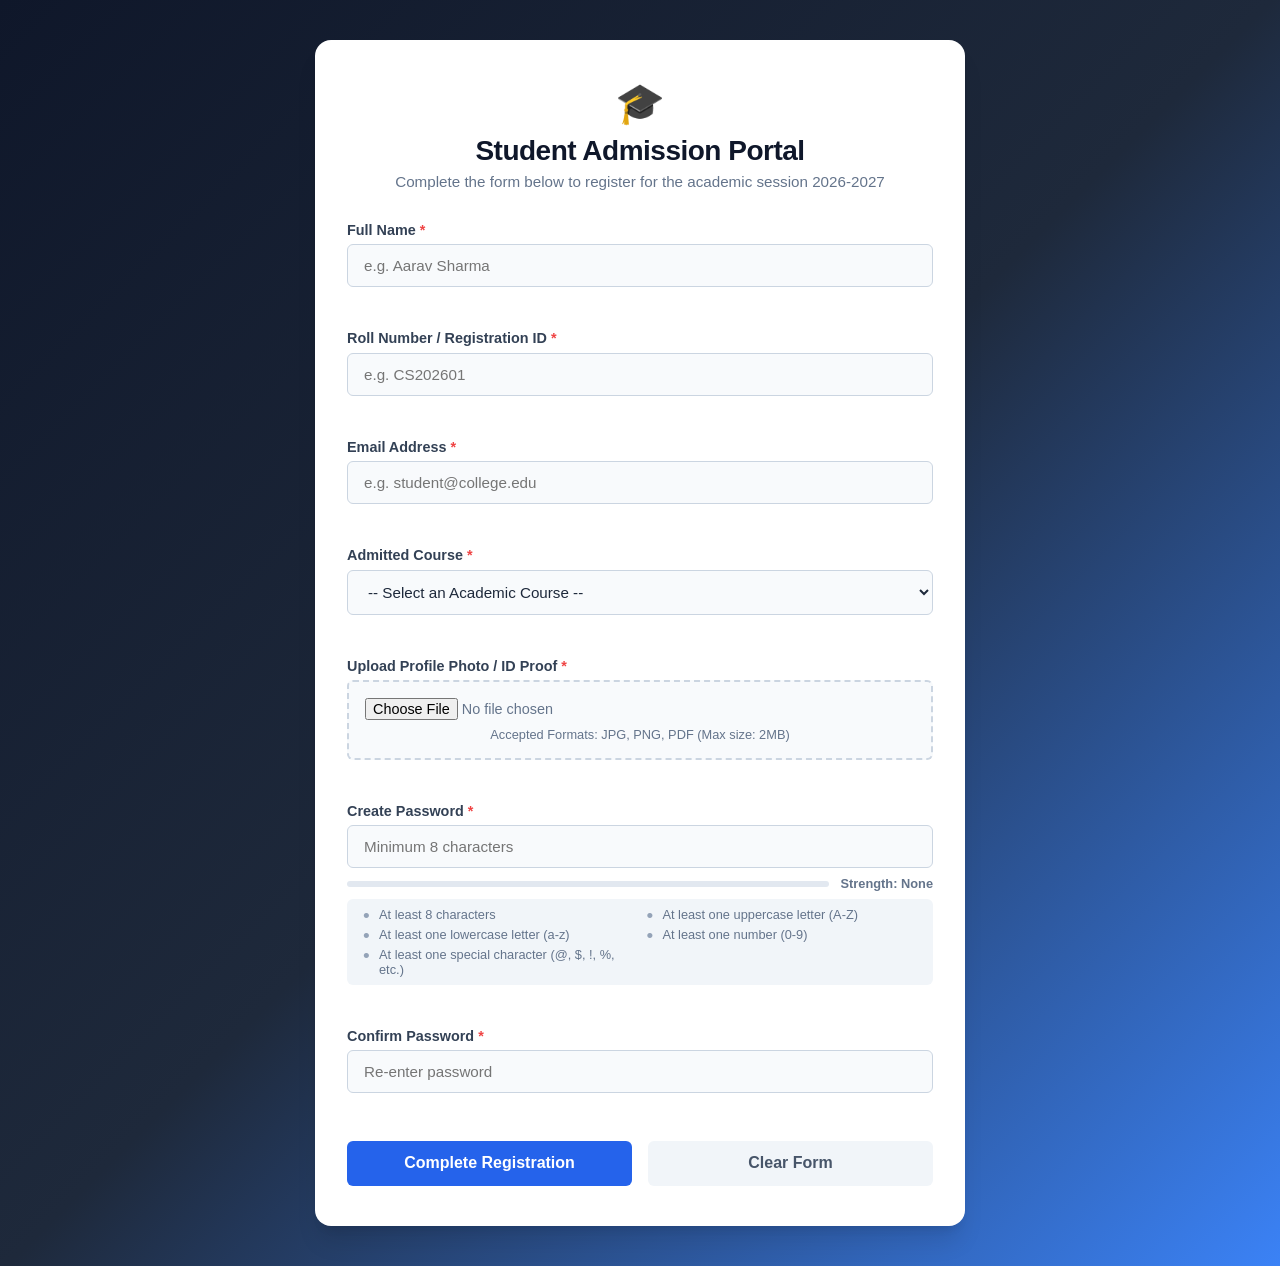
<file: q1_registration/index.html>
<!DOCTYPE html>
<html lang="en">
<head>
  <meta charset="UTF-8">
  <meta name="viewport" content="width=device-width, initial-scale=1.0">
  <title>Student Admission Registration Portal</title>
  <!-- Link to External Stylesheet -->
  <link rel="stylesheet" href="style.css">
</head>
<body>

  <div class="registration-wrapper">
    <!-- Header Section -->
    <header class="form-header">
      <div class="logo-badge">🎓</div>
      <h1>Student Admission Portal</h1>
      <p class="subtitle">Complete the form below to register for the academic session 2026-2027</p>
    </header>

    <!-- Student Registration Form -->
    <!-- novalidate disables browser default bubbles so our custom JS validation runs -->
    <form id="studentRegistrationForm" class="student-form" novalidate>
      
      <!-- Alert Message Box (Hidden by default, shown on successful submission or form error) -->
      <div id="formAlert" class="alert-box hidden"></div>

      <!-- Field: Full Name -->
      <div class="form-group" id="group-fullName">
        <label for="fullName">Full Name <span class="required">*</span></label>
        <div class="input-container">
          <input type="text" id="fullName" name="fullName" placeholder="e.g. Aarav Sharma" autocomplete="name">
        </div>
        <small class="error-msg" id="error-fullName"></small>
      </div>

      <!-- Field: Roll Number -->
      <div class="form-group" id="group-rollNo">
        <label for="rollNo">Roll Number / Registration ID <span class="required">*</span></label>
        <div class="input-container">
          <input type="text" id="rollNo" name="rollNo" placeholder="e.g. CS202601" autocomplete="off">
        </div>
        <small class="error-msg" id="error-rollNo"></small>
      </div>

      <!-- Field: Email Address -->
      <div class="form-group" id="group-email">
        <label for="email">Email Address <span class="required">*</span></label>
        <div class="input-container">
          <input type="email" id="email" name="email" placeholder="e.g. student@college.edu" autocomplete="email">
        </div>
        <small class="error-msg" id="error-email"></small>
      </div>

      <!-- Field: Course Selection -->
      <div class="form-group" id="group-course">
        <label for="course">Admitted Course <span class="required">*</span></label>
        <div class="input-container">
          <select id="course" name="course">
            <option value="">-- Select an Academic Course --</option>
            <option value="Computer Science & Engineering">B.E. Computer Science & Engineering</option>
            <option value="Information Technology">B.Tech Information Technology</option>
            <option value="Electronics & Communication">B.E. Electronics & Communication</option>
            <option value="Mechanical Engineering">B.E. Mechanical Engineering</option>
            <option value="Data Science & AI">B.Tech Data Science & AI</option>
          </select>
        </div>
        <small class="error-msg" id="error-course"></small>
      </div>

      <!-- Field: Profile Photo / ID Document Upload -->
      <div class="form-group" id="group-fileUpload">
        <label for="fileUpload">Upload Profile Photo / ID Proof <span class="required">*</span></label>
        <div class="file-drop-area">
          <input type="file" id="fileUpload" name="fileUpload" accept=".jpg,.jpeg,.png,.pdf">
          <div class="file-hint">Accepted Formats: JPG, PNG, PDF (Max size: 2MB)</div>
        </div>
        <small class="error-msg" id="error-fileUpload"></small>
      </div>

      <!-- Field: Password with Strength Meter -->
      <div class="form-group" id="group-password">
        <label for="password">Create Password <span class="required">*</span></label>
        <div class="input-container">
          <input type="password" id="password" name="password" placeholder="Minimum 8 characters" autocomplete="new-password">
        </div>
        
        <!-- Dynamic Password Strength Indicator -->
        <div class="strength-meter-container">
          <div class="strength-bar-track">
            <div id="strengthBar" class="strength-bar"></div>
          </div>
          <div class="strength-label">
            Strength: <span id="strengthText">None</span>
          </div>
        </div>

        <!-- Password Checklist Requirements -->
        <ul class="password-criteria" id="passwordCriteria">
          <li id="crit-length">At least 8 characters</li>
          <li id="crit-uppercase">At least one uppercase letter (A-Z)</li>
          <li id="crit-lowercase">At least one lowercase letter (a-z)</li>
          <li id="crit-number">At least one number (0-9)</li>
          <li id="crit-special">At least one special character (@, $, !, %, etc.)</li>
        </ul>
        <small class="error-msg" id="error-password"></small>
      </div>

      <!-- Field: Confirm Password -->
      <div class="form-group" id="group-confirmPassword">
        <label for="confirmPassword">Confirm Password <span class="required">*</span></label>
        <div class="input-container">
          <input type="password" id="confirmPassword" name="confirmPassword" placeholder="Re-enter password" autocomplete="new-password">
        </div>
        <small class="error-msg" id="error-confirmPassword"></small>
      </div>

      <!-- Submit and Reset Buttons -->
      <div class="button-group">
        <button type="submit" id="submitBtn" class="btn btn-primary">Complete Registration</button>
        <button type="reset" id="resetBtn" class="btn btn-secondary">Clear Form</button>
      </div>

    </form>
  </div>

  <!-- Link to External Validation Script -->
  <script src="script.js"></script>
</body>
</html>
</file>
<file: q1_registration/style.css>
/* ==========================================================================
   Question 1: CSS Styles for Student Registration Form
   Layout, Responsive Design, State Transitions, and Validation Aesthetics
   ========================================================================== */

/* Root color variables for consistent theming */
:root {
  --primary-color: #2563eb;
  --primary-hover: #1d4ed8;
  --bg-gradient: linear-gradient(135deg, #0f172a 0%, #1e293b 50%, #3b82f6 100%);
  --card-bg: #ffffff;
  --text-dark: #1e293b;
  --text-muted: #64748b;
  --border-color: #cbd5e1;
  --border-focus: #3b82f6;
  --error-color: #ef4444;
  --success-color: #10b981;
  --warning-color: #f59e0b;
  --radius-sm: 6px;
  --radius-md: 10px;
  --radius-lg: 16px;
  --shadow-lg: 0 20px 25px -5px rgba(0, 0, 0, 0.1), 0 8px 10px -6px rgba(0, 0, 0, 0.1);
  --transition: all 0.25s ease-in-out;
}

/* Base resets */
* {
  box-sizing: border-box;
  margin: 0;
  padding: 0;
  font-family: -apple-system, BlinkMacSystemFont, "Segoe UI", Roboto, Helvetica, Arial, sans-serif;
}

body {
  min-height: 100vh;
  background: var(--bg-gradient);
  display: flex;
  justify-content: center;
  align-items: center;
  padding: 2.5rem 1rem;
  color: var(--text-dark);
}

/* Card Container */
.registration-wrapper {
  background: var(--card-bg);
  width: 100%;
  max-width: 650px;
  border-radius: var(--radius-lg);
  box-shadow: var(--shadow-lg);
  padding: 2.5rem 2rem;
  animation: fadeIn 0.4s ease-out;
}

@keyframes fadeIn {
  from { opacity: 0; transform: translateY(12px); }
  to { opacity: 1; transform: translateY(0); }
}

/* Header Section */
.form-header {
  text-align: center;
  margin-bottom: 2rem;
}

.logo-badge {
  font-size: 2.5rem;
  margin-bottom: 0.5rem;
}

.form-header h1 {
  font-size: 1.75rem;
  font-weight: 700;
  color: #0f172a;
  letter-spacing: -0.5px;
}

.form-header .subtitle {
  color: var(--text-muted);
  font-size: 0.95rem;
  margin-top: 0.35rem;
}

/* Form Groups & Inputs */
.form-group {
  margin-bottom: 1.25rem;
  display: flex;
  flex-direction: column;
}

.form-group label {
  font-size: 0.9rem;
  font-weight: 600;
  color: #334155;
  margin-bottom: 0.4rem;
}

.required {
  color: var(--error-color);
}

.input-container input,
.input-container select {
  width: 100%;
  padding: 0.75rem 1rem;
  font-size: 0.95rem;
  border: 1.5px solid var(--border-color);
  border-radius: var(--radius-sm);
  background-color: #f8fafc;
  color: var(--text-dark);
  transition: var(--transition);
  outline: none;
}

.input-container input:focus,
.input-container select:focus {
  background-color: #ffffff;
  border-color: var(--border-focus);
  box-shadow: 0 0 0 3px rgba(59, 130, 246, 0.2);
}

/* Validation Status Styling */
.form-group.has-error input,
.form-group.has-error select {
  border-color: var(--error-color) !important;
  background-color: #fef2f2 !important;
}

.form-group.has-success input,
.form-group.has-success select {
  border-color: var(--success-color);
}

.error-msg {
  color: var(--error-color);
  font-size: 0.82rem;
  margin-top: 0.35rem;
  font-weight: 500;
  min-height: 1.1rem;
}

/* File Upload styling */
.file-drop-area {
  border: 2px dashed var(--border-color);
  background-color: #f8fafc;
  padding: 1rem;
  border-radius: var(--radius-sm);
  text-align: center;
  transition: var(--transition);
}

.file-drop-area:hover {
  border-color: var(--primary-color);
  background-color: #f0f7ff;
}

.file-drop-area input[type="file"] {
  width: 100%;
  font-size: 0.9rem;
  color: var(--text-muted);
  cursor: pointer;
}

.file-hint {
  font-size: 0.8rem;
  color: var(--text-muted);
  margin-top: 0.4rem;
}

/* Password Strength Meter */
.strength-meter-container {
  margin-top: 0.5rem;
  display: flex;
  align-items: center;
  gap: 0.75rem;
}

.strength-bar-track {
  flex-grow: 1;
  height: 6px;
  background-color: #e2e8f0;
  border-radius: 999px;
  overflow: hidden;
}

.strength-bar {
  height: 100%;
  width: 0%;
  border-radius: 999px;
  transition: width 0.3s ease, background-color 0.3s ease;
}

.strength-label {
  font-size: 0.8rem;
  font-weight: 600;
  min-width: 90px;
  text-align: right;
  color: var(--text-muted);
}

/* Password Criteria Checklist */
.password-criteria {
  list-style: none;
  margin-top: 0.5rem;
  padding: 0.5rem 0.75rem;
  background: #f1f5f9;
  border-radius: var(--radius-sm);
  font-size: 0.8rem;
  display: grid;
  grid-template-columns: 1fr 1fr;
  gap: 0.3rem;
}

.password-criteria li {
  color: #64748b;
  position: relative;
  padding-left: 1.25rem;
}

.password-criteria li::before {
  content: "•";
  position: absolute;
  left: 0.25rem;
  font-size: 1.2rem;
  line-height: 0.9;
  color: #94a3b8;
}

.password-criteria li.valid {
  color: #15803d;
  font-weight: 600;
}

.password-criteria li.valid::before {
  content: "✓";
  color: var(--success-color);
  font-size: 0.9rem;
}

/* Button Group */
.button-group {
  display: flex;
  gap: 1rem;
  margin-top: 1.5rem;
}

.btn {
  flex: 1;
  padding: 0.85rem 1.25rem;
  font-size: 1rem;
  font-weight: 600;
  border: none;
  border-radius: var(--radius-sm);
  cursor: pointer;
  transition: var(--transition);
}

.btn-primary {
  background-color: var(--primary-color);
  color: #ffffff;
}

.btn-primary:hover {
  background-color: var(--primary-hover);
  transform: translateY(-1px);
  box-shadow: 0 4px 6px -1px rgba(37, 99, 235, 0.3);
}

.btn-secondary {
  background-color: #f1f5f9;
  color: #475569;
}

.btn-secondary:hover {
  background-color: #e2e8f0;
  color: #1e293b;
}

/* Alert Box */
.alert-box {
  padding: 1rem;
  border-radius: var(--radius-sm);
  margin-bottom: 1.25rem;
  font-size: 0.92rem;
  font-weight: 500;
}

.alert-box.hidden {
  display: none;
}

.alert-box.success {
  background-color: #ecfdf5;
  color: #065f46;
  border: 1px solid #a7f3d0;
}

.alert-box.error {
  background-color: #fef2f2;
  color: #991b1b;
  border: 1px solid #fecaca;
}

/* Responsive Breakpoints */
@media (max-width: 600px) {
  .registration-wrapper {
    padding: 1.75rem 1.25rem;
  }

  .password-criteria {
    grid-template-columns: 1fr;
  }

  .button-group {
    flex-direction: column;
  }
}
</file>
